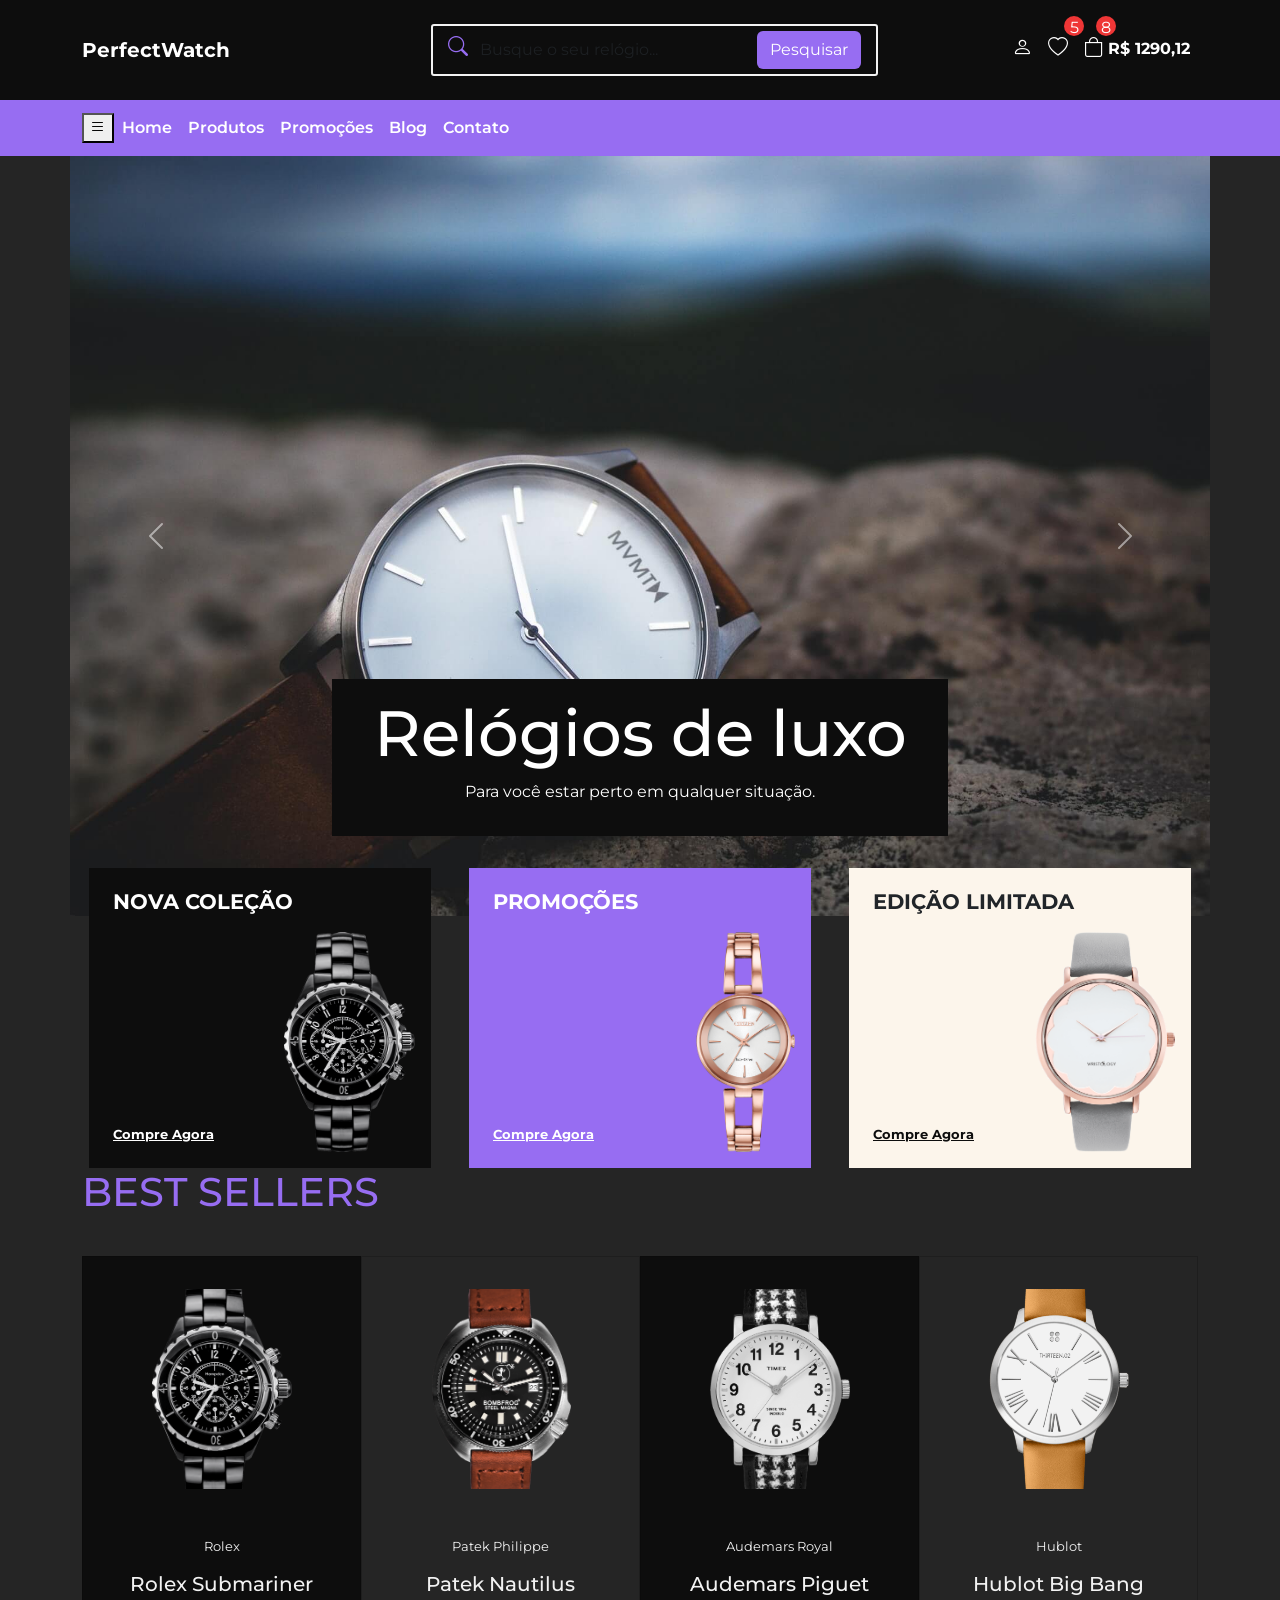
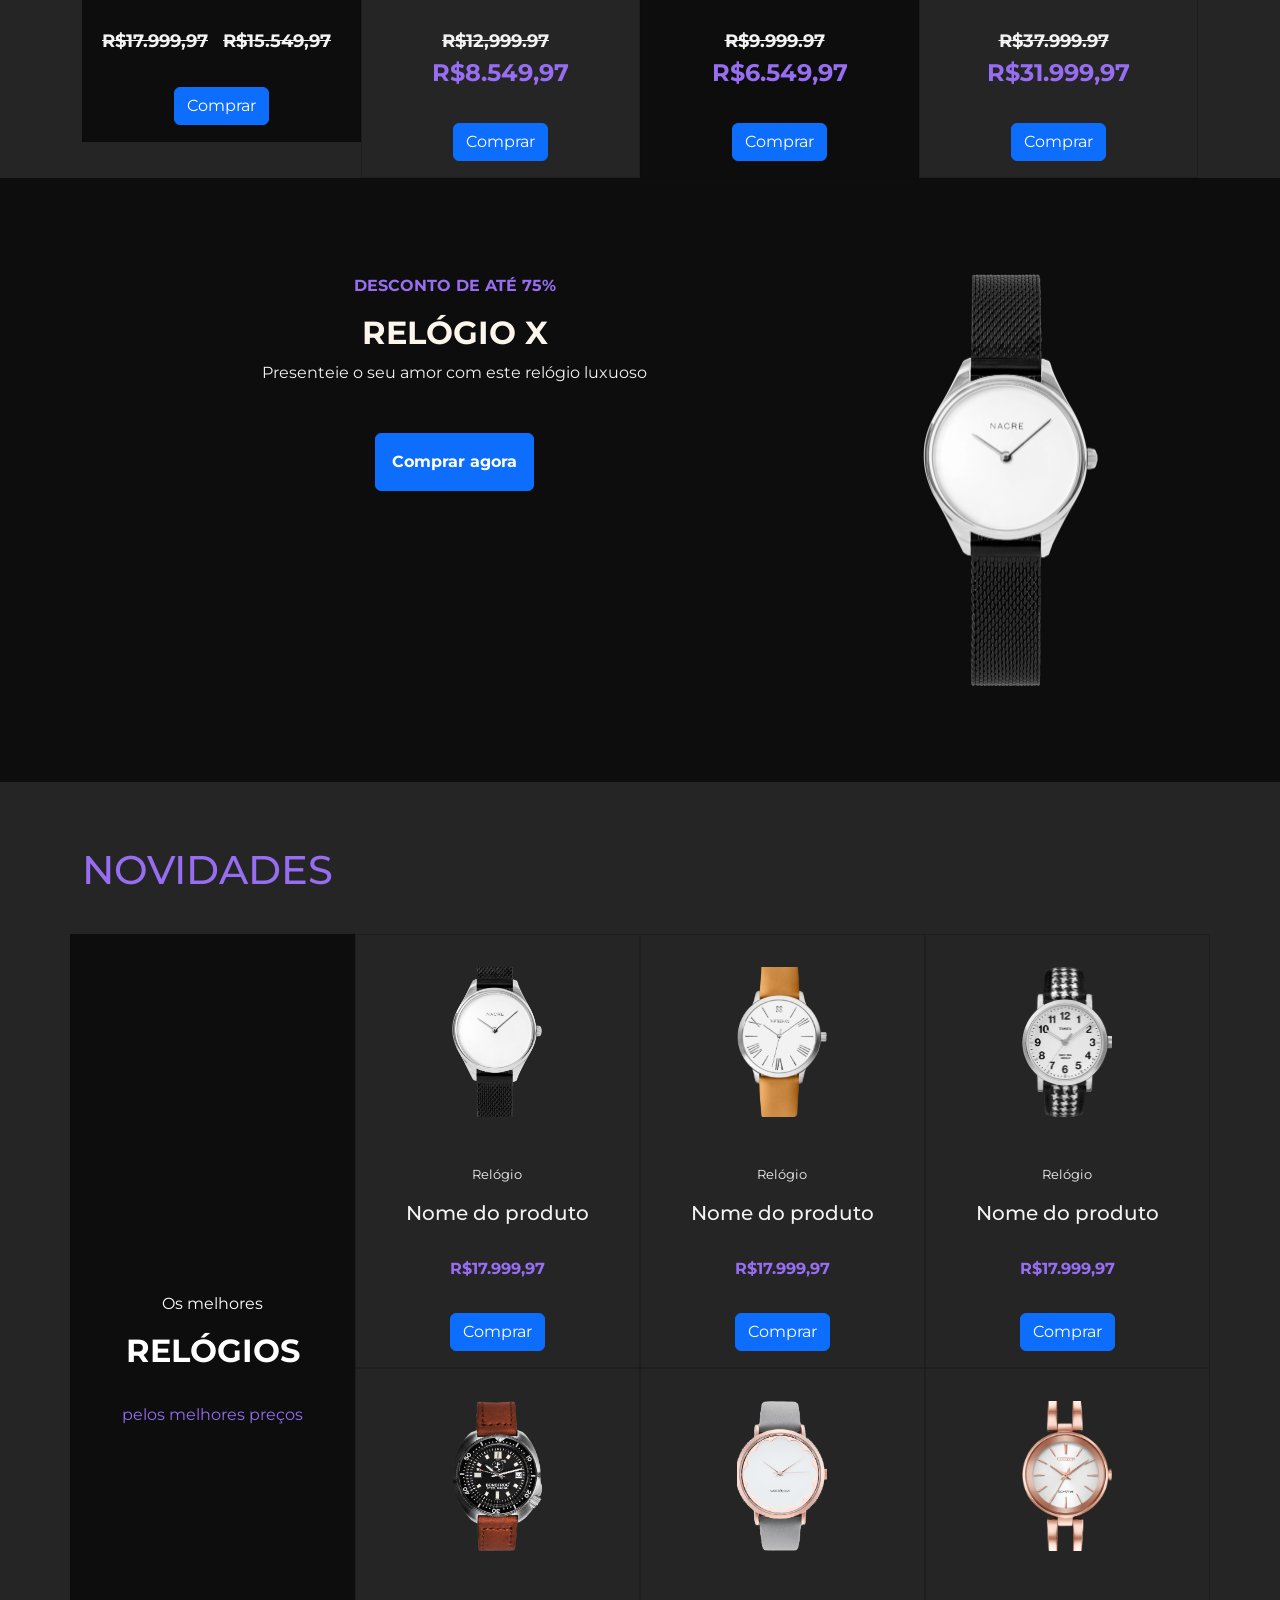
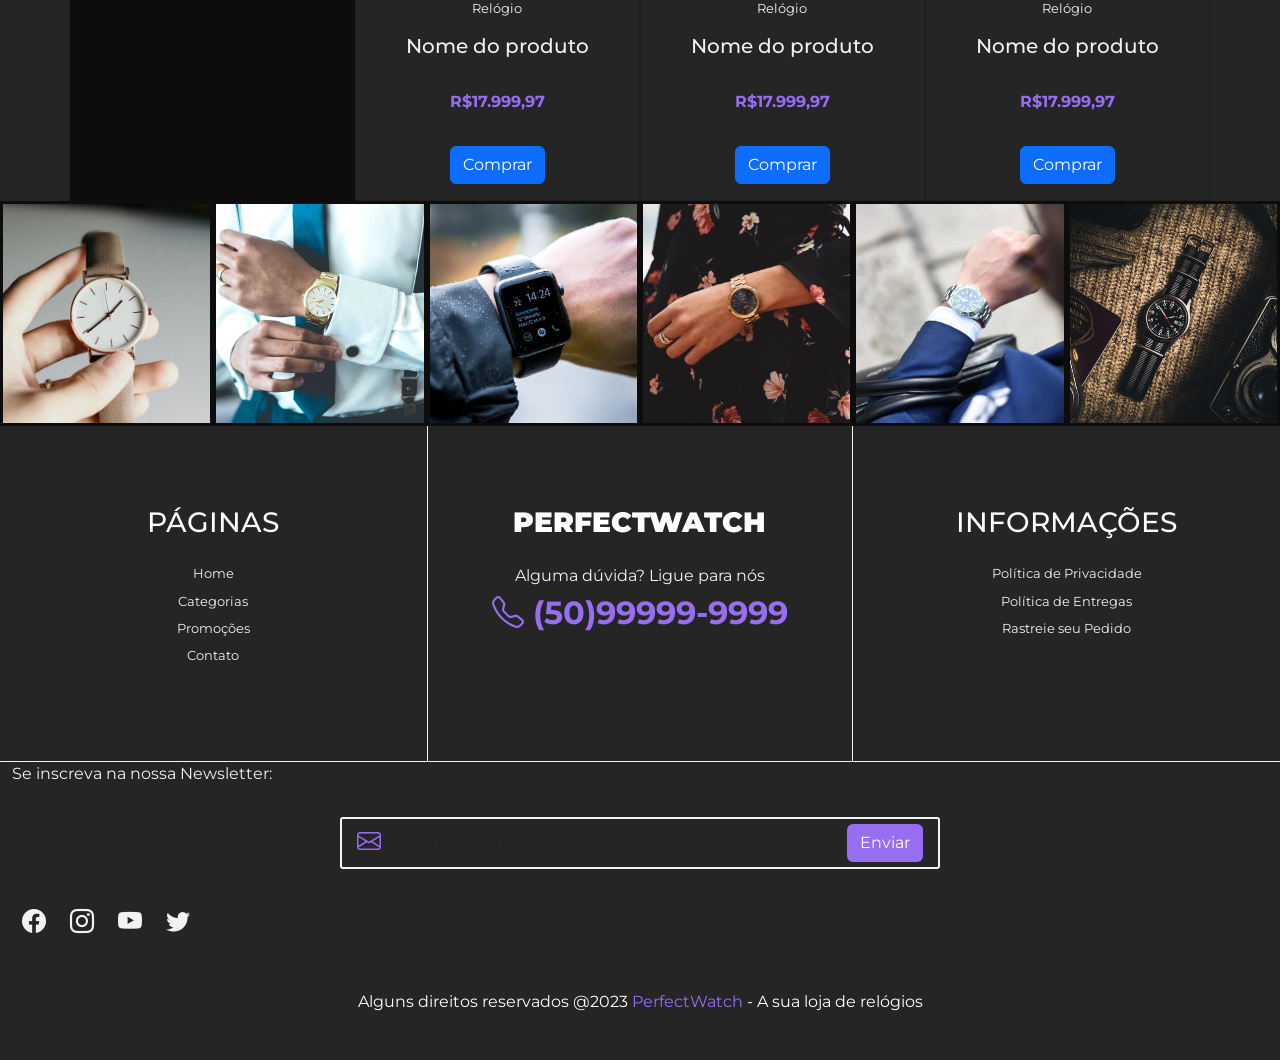
<file: ex12_projeto-perfectwatch_Alunos/PerfectWatch (Completo)/index.html>
<!DOCTYPE html>
<html lang="pt-br">
<head>
  <meta charset="UTF-8">
  <meta http-equiv="X-UA-Compatible" content="IE=edge">
  <meta name="viewport" content="width=device-width, initial-scale=1.0">
  <title>PerfectWatch</title>

  <!-- Favicon -->
  <link rel="shortcut icon" href="img/favicon.ico" type="image/x-icon">

  <!-- Google fonts -->
  <link rel="preconnect" href="https://fonts.googleapis.com">
  <link rel="preconnect" href="https://fonts.gstatic.com" crossorigin>
  <link href="https://fonts.googleapis.com/css2?family=Montserrat:ital,wght@0,100;0,200;0,300;0,400;0,500;0,600;0,700;0,800;0,900;1,100;1,200;1,300;1,400;1,500;1,600;1,700;1,800;1,900&display=swap" rel="stylesheet">

  <!-- Link (Bootstrap) -->
  <link href="https://cdn.jsdelivr.net/npm/bootstrap@5.3.1/dist/css/bootstrap.min.css" rel="stylesheet" integrity="sha384-4bw+/aepP/YC94hEpVNVgiZdgIC5+VKNBQNGCHeKRQN+PtmoHDEXuppvnDJzQIu9" crossorigin="anonymous">
 
  <!-- Link para (Bootstrap Icons) -->
  <link rel="stylesheet" href="https://cdn.jsdelivr.net/npm/bootstrap-icons@1.10.5/font/bootstrap-icons.css">

  <!-- Link CSS (Próprio) -->
  <link rel="stylesheet" href="css/styles.css">

  <!-- JavaScript Bundle with Popper -->
  <script src="https://cdn.jsdelivr.net/npm/bootstrap@5.3.1/dist/js/bootstrap.bundle.min.js" integrity="sha384-HwwvtgBNo3bZJJLYd8oVXjrBZt8cqVSpeBNS5n7C8IVInixGAoxmnlMuBnhbgrkm" crossorigin="anonymous" defer></script>
 
</head>
<body>
  <!-- NAVBAR -->
  <!-- Primeira Barra de Navegação -->
  <nav class="navbar navbar-expand-lg destaque py-4 px-2" id="navbar">
    <div class="container">
      <!-- Marca ou Logo -->
      <a class="navbar-brand" href="#">PerfectWatch</a>

      <!-- Itens da barra de navegação -->
      <div id="navbar-items">
        <div></div>

        <!-- Formulário de Busca -->
        <form class="d-flex" id="search-form">
          <i class="bi bi-search primary-color"></i>
          <input class="form-control me-2" type="search" placeholder="Busque o seu relógio..." aria-label="Search">
          <button class="btn secondary-bg-color" type="submit">Pesquisar</button>
        </form>

        <!-- Ícones da barra de navegação -->
        <ul class="navbar-nav mb-2 mb-lg-0">
          <li class="nav-item">
            <a class="nav-link" href="#">
              <i class="bi bi-person"></i>
            </a>
          </li>
          <li class="nav-item">
            <a class="nav-link" href="#">
              <i class="bi bi-heart"></i>
            </a>
            <span class="qty-info">5</span>
          </li>
          <li class="nav-item" id="bag-item">
            <a class="nav-link" href="#">
              <i class="bi bi-bag"></i>
              <b>R$ 1290,12</b>
            </a>
            <span class="qty-info">8</span>
          </li>
        </ul>
      </div>
    </div>
  </nav>

  <!-- Barra de Navegação Inferior -->
  <nav class="navbar navbar-expand-lg secondary-bg-color p-2" id="bottom-navbar-container">
    <div class="container">
      <!-- Botão para mostrar/esconder o menu -->
      <button class="mnavbar-toggler" type="button" data-bs-toggle="collapse" data-bs-target="#bottom-navbar" aria-controls="bottom-navbar" aria-expanded="false" aria-label="Toggle navigation">
        <i class="bi bi-list"></i>
      </button>

      <!-- Itens do menu de navegação inferior -->
      <ul class="navbar-nav mb-2 mb-lg-0 collapse navbar-collapse" id="bottom-navbar">
        <li class="bav-item sobre">
          <a class="nav-link" href="#">
            Home
          </a>
        </li>
        <li class="bav-item sobre">
          <a class="nav-link" href="#">
            Produtos
          </a>
        </li>
        <li class="bav-item sobre">
          <a class="nav-link" href="#">
            Promoções
          </a>
        </li>
        <li class="bav-item sobre">
          <a class="nav-link" href="#">
            Blog
          </a>
        </li>
        <li class="bav-item sobre">
          <a class="nav-link" href="#">
            Contato
          </a>
        </li>
      </ul>
    </div>
  </nav>



  <!-- BANNERS -->
  <div class="container" id="banners-container">
    <div id="slider" class="carousel slide" data-bs-ride="carousel">
      <div class="carousel-inner">
        <!-- Primeiro slide do carousel -->
        <div class="carousel-item active">
          <img src="img/banner1.jpg" class="d-block w-100 img-fluid" alt="...">
          <div class="carousel-caption destaque">
            <h5>Relógios de luxo</h5>
            <p>Para você estar perto em qualquer situação.</p>
          </div>
        </div>
        <!-- segundo slide do carousel -->
        <div class="carousel-item">
          <img src="img/banner3.jpg" class="d-block w-100 img-fluid" alt="...">
          <div class="carousel-caption destaque">
            <h5>Linha Importada</h5>
            <p>Conheça os melhores relógios suíços, com pronta entrega.</p>
          </div>
        </div>
      </div>
      <!-- Botões de controle para navegar entre slides -->
      <button class="carousel-control-prev" type="button" data-bs-target="#slider" data-bs-slide="prev">
        <span class="carousel-control-prev-icon" aria-hidden="true"></span>
        <span class="visually-hidden">Previous</span>
      </button>
      <button class="carousel-control-next" type="button" data-bs-target="#slider" data-bs-slide="next">
        <span class="carousel-control-next-icon" aria-hidden="true"></span>
        <span class="visually-hidden">Next</span>
      </button>
    </div>

    <!-- MINI BANNERS -->
    <div class="container" id="mini-banners">
      <!-- Linha de mini banners -->
       <div class="row justify-content-around">
        <!-- Mini banner 1 -->
        <div class="col-12 dark-bg-color" id="mini-banner-1">
          <h2>Nova Coleção</h2>
          <img src="img/relogio1.png" alt="Relógio 1">
          <a href="#">Compre Agora</a>
        </div>
        <!-- Mini banner 2 -->
        <div class="col-12 secondary-bg-color" id="mini-banner-2">
          <h2>Promoções</h2>
          <img src="img/relogio2.png" alt="Relógio 2">
          <a href="#">Compre Agora</a>
        </div>
        <!-- Mini banner 3 -->
        <div class="col-12 light-bg-color" id="mini-banner-3">
          <h2 class="text-dark">Edição limitada</h2>
          <a href="#">Compre Agora</a>
          <img src="img/relogio3.png" alt="Relógio 3">
        </div>
      </div>
    </div>
  </div>


  <!-- BEST SELLERS -->

  <div class="container" id="best-sellers">
    <!-- Titulo da seção -->
     <h2 class="title primary-color">Best Sellers</h2>

    <!-- Linha com os produtos best sellers -->
    <div class="row">
      <!-- Primeiro produto -->
      <div class="col-12 col-md-3">
        <div class="card destaque">
          <img src="img/relogio1.png" class="card-img-top img-fluid" alt="Relógio">
          <div class="card-body">
            <!-- Categoria do produto -->
            <p class="card-category secondary-color">Rolex</p>
            <!-- Título do produto -->
            <h5 class="card-title secondary-color">Rolex Submariner</h5>
            <p class="card-text primary-color">
              <!-- Preço original e preço com desconto do produto -->
              <span class="original-price">R$17.999,97</span>
              <span class="original-price">R$15.549,97</span>
            </p>
            <!-- Botão de compra do produto -->
            <a href="#" class="btn btn-primary">Comprar</a>
          </div>
        </div>
      </div>
      <!-- Segundo produto -->
      <div class="col-12 col-md-3">
        <div class="card primary-bg-color">
          <img src="img/relogio4.png" class="card-img-top img-fluid" alt="Relógio">
          <div class="card-body">
            <!-- Categoria do produto -->
            <p class="card-category secondary-color">Patek Philippe</p>
            <!-- Título do produto -->
            <h5 class="card-title secondary-color">Patek Nautilus</h5>
            <p class="card-text primary-color">
              <!-- Preço original e com desconto -->
              <span class="original-price">R$12,999.97</span>
              <span class="discount-price">R$8.549,97 </span>
            </p>
            <!-- Bootão de compra -->
            <a href="#" class="btn btn-primary">Comprar</a>
          </div>
        </div>
      </div>
      <!-- terceiro produto -->
      <div class="col-12 col-md-3">
        <div class="card destaque">
          <img src="img/relogio5.png" class="card-img-top img-fluid" alt="Relógio">
          <div class="card-body">
            <!-- Categoria do produto -->
            <p class="card-category secondary-color">Audemars Royal</p>
            <!-- Título do produto -->
            <h5 class="card-title secondary-color">Audemars Piguet</h5>
            <p class="card-text primary-color">
              <!-- Preço original e com desconto -->
              <span class="original-price">R$9.999.97</span>
              <span class="discount-price">R$6.549,97 </span>
            </p>
            <!-- Bootão de compra -->
            <a href="#" class="btn btn-primary">Comprar</a>
          </div>
        </div>
      </div>
      <!-- quarto produto -->
      <div class="col-12 col-md-3">
        <div class="card primary-bg-color">
          <img src="img/relogio6.png" class="card-img-top img-fluid" alt="Relógio">
          <div class="card-body">
            <!-- Categoria do produto -->
            <p class="card-category secondary-color">Hublot</p>
            <!-- Título do produto -->
            <h5 class="card-title secondary-color">Hublot Big Bang</h5>
            <p class="card-text primary-color">
              <!-- Preço original e com desconto -->
              <span class="original-price">R$37.999.97</span>
              <span class="discount-price">R$31.999,97 </span>
            </p>
            <!-- Bootão de compra -->
            <a href="#" class="btn btn-primary">Comprar</a>
          </div>
        </div>
      </div>
    </div>
  </div>


  <!-- BANNER DESTAQUE -->

  <div class="container-fluid" id="bottom-banner">
    <div class="row">
      <!-- Coluna para texto -->
      <div class="col-12 col-md-8">
      <!-- Subtítulo da oferta -->
      <p class="primary-color offer-subtitle">Desconto de até 75%</p>
      <!-- Título do banner -->
      <h2 class="light-color">Relógio X</h2>
      <!-- Descrição do banner -->
      <p class="secondary-color">Presenteie o seu amor com este relógio luxuoso</p>
      <!-- Botão de ação -->
      <a href="#" class="btn btn-primary">Comprar agora</a>
      </div>
      <!-- Coluna para imagem -->
      <div class="col-12 col-md-4">
        <img src="img/relogio7.png" alt="relogio 7">
      </div>
    </div>
  </div>

 
<!-- NOVIDADES (New Products) -->

<div class="container" id="new-products">
  <!-- Título da seção -->
   <h2 class="title primary-color">Novidades</h2>

   <!-- Linha com conteúdo da seção  -->
  <div class="row">
    <!-- Coluna para o banner de novidades (apenas em telas maiores) -->
    <div class="col-12 col-md-3 d-none d-md-flex" id="new-products-banner">
      <!-- Subtítulo do banner -->
      <p class="secondary color">Os melhores</p>
      <!-- Título do banner -->
       <h3>Relógios</h3>
       <!-- Descrição do banner -->
        <p class="primary-color">pelos melhores preços</p>
    </div>
    <!-- Coluna principal para os produtos -->
    <div class="col-12 col-md-9">
      <!-- Linha para os cards de produtos -->
      <div class="row">
        <!-- Primeiro produto -->
        <div class="col-12 col-md-4">
          <div class="card primary-bg-color">
          <!-- Imagem do produto -->
          <img src="img/relogio7.png" class="card-img-top img-fluid" alt="relogio">
          <div class="card-body">
            <!-- Categoria do produto -->
            <p class="card-category secondary-color">Relógio</p>
            <!-- Título do produto -->
            <h5 class="card-title secondary-color">Nome do produto</h5>
            <!-- Preço do produto -->
            <p class="card-text primary-color">R$17.999,97</p>
            <!-- Botão de compra -->
            <a href="#" class="btn btn-primary">Comprar</a>
          </div>
        </div>
      </div>
    <!-- Segundo produto -->
    <div class="col-12 col-md-4">
          <div class="card primary-bg-color">
            <img src="img/relogio6.png" class="card-img-top img-fluid" alt="relogio">
            <div class="card-body">
              <p class="card-category secondary-color">Relógio</p>
              <h5 class="card-title secondary-color">Nome do produto</h5>
              <p class="card-text primary-color">R$17.999,97</p>
              <a href="#" class="btn btn-primary">Comprar</a>
          </div>
        </div>
      </div>
    <!-- terceiro produto -->
    <div class="col-12 col-md-4">
          <div class="card primary-bg-color">
            <img src="img/relogio5.png" class="card-img-top img-fluid" alt="relogio">
            <div class="card-body">
              <p class="card-category secondary-color">Relógio</p>
              <h5 class="card-title secondary-color">Nome do produto</h5>
              <p class="card-text primary-color">R$17.999,97</p>
              <a href="#" class="btn btn-primary">Comprar</a>
          </div>
        </div>
      </div>
    <!-- quarto produto -->
    <div class="col-12 col-md-4">
          <div class="card primary-bg-color">
            <img src="img/relogio4.png" class="card-img-top img-fluid" alt="relogio">
            <div class="card-body">
              <p class="card-category secondary-color">Relógio</p>
              <h5 class="card-title secondary-color">Nome do produto</h5>
              <p class="card-text primary-color">R$17.999,97</p>
              <a href="#" class="btn btn-primary">Comprar</a>
          </div>
        </div>
      </div>
    <!-- quinto produto -->
    <div class="col-12 col-md-4">
          <div class="card primary-bg-color">
            <img src="img/relogio3.png" class="card-img-top img-fluid" alt="relogio">
            <div class="card-body">
              <p class="card-category secondary-color">Relógio</p>
              <h5 class="card-title secondary-color">Nome do produto</h5>
              <p class="card-text primary-color">R$17.999,97</p>
              <a href="#" class="btn btn-primary">Comprar</a>
          </div>
        </div>
      </div>
    <!-- sexto produto -->
    <div class="col-12 col-md-4">
          <div class="card primary-bg-color">
            <img src="img/relogio2.png" class="card-img-top img-fluid" alt="relogio">
            <div class="card-body">
              <p class="card-category secondary-color">Relógio</p>
              <h5 class="card-title secondary-color">Nome do produto</h5>
              <p class="card-text primary-color">R$17.999,97</p>
              <a href="#" class="btn btn-primary">Comprar</a>
          </div>
        </div>
      </div>
    </div>
  </div>
</div>
</div>


  <!-- GALLERY -->

  <div class="container-fluid" id="gallery">
    <div class="row">
      <!-- Colunas para as imagens da galeria -->
      <div class="col-6 col-md-2 image-container" id="insta1"></div>
      <div class="col-6 col-md-2 image-container" id="insta2"></div>
      <div class="col-6 col-md-2 image-container" id="insta3"></div>
      <div class="col-6 col-md-2 image-container" id="insta4"></div>
      <div class="col-6 col-md-2 image-container" id="insta5"></div>
      <div class="col-6 col-md-2 image-container" id="insta6"></div>
    </div>
  </div>

  <!-- FOOTER -->
  <footer id="footer">
    <div class="container-fluid" id="footer-links-container">
      <div class="row">
        <!-- Coluna para links de páginas -->
        <div class="col-12 col-md-4 footer-column">
          <h3>Páginas</h3>
          <!-- Lista de links de páginas -->
           <ul class="list-unstyled">
            <li class="mb-2"><a href="#" class="secondary-color">Home</a></li>
            <li class="mb-2"><a href="#" class="secondary-color">Categorias</a></li>
            <li class="mb-2"><a href="#" class="secondary-color">Promoções</a></li>
            <li class="mb-2"><a href="#" class="secondary-color">Contato</a></li>
           </ul>
        </div>
        <div class="col-12 col-md-4 footer-column" id="footer-center">
          <h3>PerfectWatch</h3>
          <p class="secondary-color">Alguma dúvida? Ligue para nós</p>
          <p class="store-phone"><i class="bi bi-telephone"></i> (50)99999-9999</p>
        </div>
        <div class="col-12 col-md-4 footer-column">
          <h3>Informações</h3>
          <ul class="list-unstyled">
            <li class="mb-2"><a href="#" class="secondary-color">Política de Privacidade</a></li>
            <li class="mb-2"><a href="#" class="secondary-color">Política de Entregas</a></li>
            <li class="mb-2"><a href="#" class="secondary-color">Rastreie seu Pedido</a></li>
          </ul>
        </div>
      </div>
    </div>
    <!-- Seção para a newsletter -->
    <div class="container-fluid" id="newsletter-container">
      <div class="col-12">
      <div class="row">
        <p class="secondary-color">Se inscreva na nossa Newsletter:</p>
        <!-- Formulário para inscrição na newsletter -->
        <form class="d-flex" id="news-form">
          <i class="bi bi-envelope primary-color"></i>
          <input class="form-control me-2" placeholder="Insira seu e-mail">
          <button class="btn secondary-bg-color" type="submit">Enviar</button>
        </form>
      </div>
    </div>
    <!-- Ícones de redes sociais -->
    <div class="col-12" id="social-container">
      <i class="bi bi-facebook"></i>
      <i class="bi bi-instagram"></i>
      <i class="bi bi-youtube"></i>
      <i class="bi bi-twitter"></i>
    </div>
  </div>
  <!-- Texto de direitos autorais -->
  <div class="container" id="copy-container">
    <p>Alguns direitos reservados @2023 <span class="primary-color">PerfectWatch</span> - A sua loja de relógios</p>
  </div>
</footer>
</body>
</html>
</file>
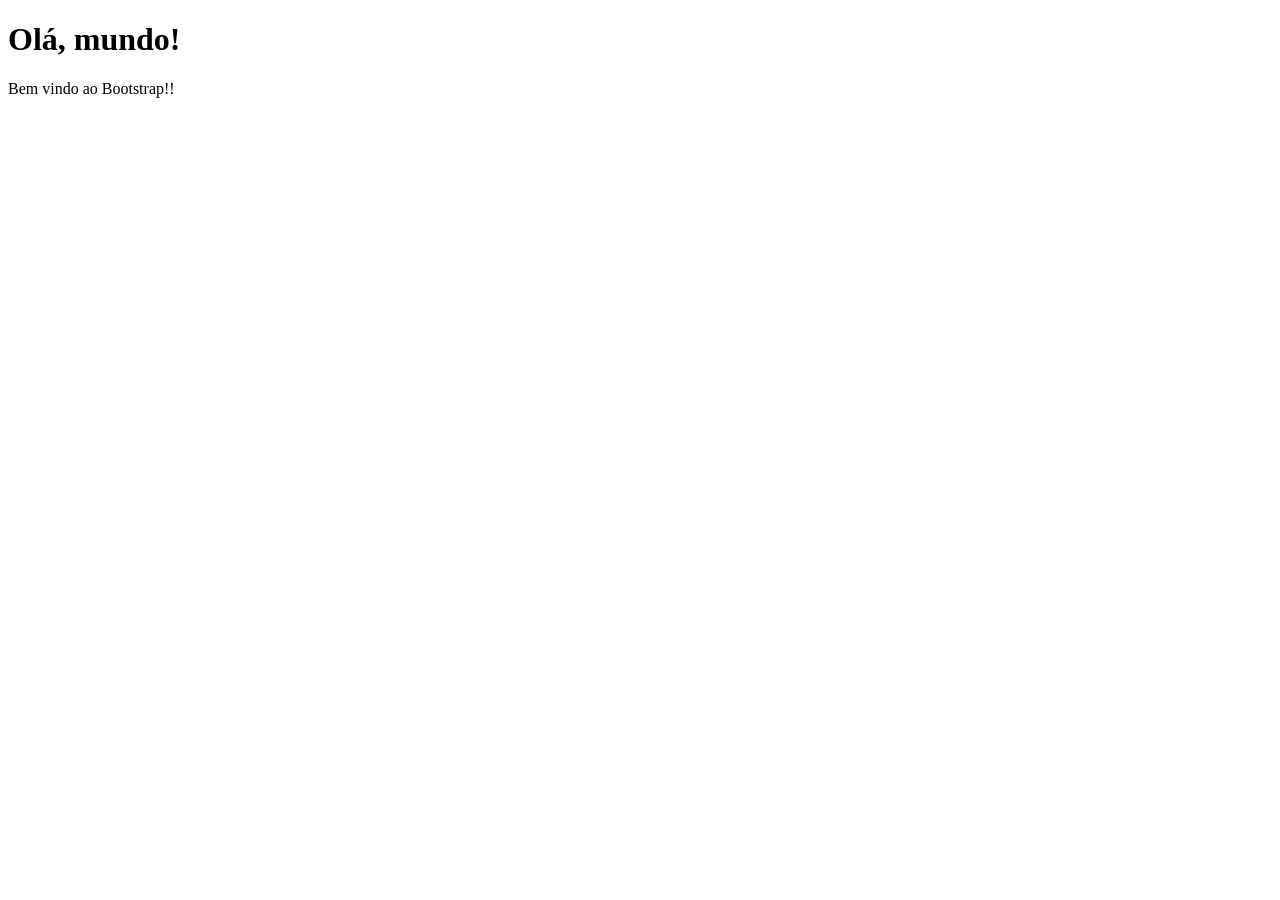
<file: ex1_instalacao-cdn/ex1.html>
<!DOCTYPE html>
<html lang="pt-br">
<head>
    <meta charset="UTF-8">
    <meta name="viewport" content="width=device-width, initial-scale=1.0">
    <title>Introdução ao Bootstrap</title>

    <!-- 1ª Digitação (Aqui) -->

</head>
<body>

    <h1>Olá, mundo!</h1>
   <p>Bem vindo ao Bootstrap!!</p>

</body>
</html>
</file>
<file: ex12_projeto-perfectwatch_Alunos/PerfectWatch (Completo)/css/styles.css>
/* Define uma fonte padão para todos os elementos */
* {
    font-family: 'montserrat', sans-serif;
}

/* Estilos gerais para o corpo da página */
body {
    background-color: #252525;  /* Cor de fondo do corpo*/
    color: #fff; /* Cor texto*/
}

/* Classes para diferentes cores de fundo */
.primary-bg-color {
    background-color: #252525;
}
.destaque {
    background-color: #0d0d0d;
}
.secondary-bg-color {
    background-color: #976df2;
}
.light-bg-color {
    background-color: #fcf5eb;
}
.dark-bg-color {
    background-color: #0d0d0d;
}

/* Classes para diferentes cores de texto */
.primary-color {
    color:#976df2;
}
.secondary-color {
    color:#f2f2f2;
}
.light-color {
    color:#fcf5eb
}

/* ------------------------------- */
/* Estilos para a barra de navegação (navbar) */

/* Ajusta a direção e alinhamento dos itens da barra de navegação */
#navbar .navbar-nav li {
    flex-direction: row;
    justify-content: flex-end;
}

/* Define margem á esquerda para os itens da barra de navegação */
#navbar li {
    position: 1em;
}

/* Define a cor do texto e links na barra de navegação */
#navbar a,
#navbar button {
    color: #fff;
}

/* Ajusta a possição dos itens da barra de navegação */
#navbar li {
    position: relative;
}

/* Define estilo para ícones ne barra de navegação */
#navbar i {
    font-size: 20px;
}

/* Define estilo de cor quando o mouse passa sobre os ícones */
#navbar i:hover {
    color: #976df2;
}

/* Define estilo para caixa com número (ex: quantidade de itens) */
#navbar span {
    position: absolute;
    top: -8px;
    right: -8px;
    width: 20px;
    height: 20px;
    border-radius: 50%;
    background-color: #Ef3636;
    text-align: center;
}

/* Posiciona a caixa com número no item de sacola de compras */
#bag-item span {
    left: 20px;
}

/* Estilo para a marca/logo na barra de navegação */
.navbar-brand{
    font-weight: 700;
    width: 100%;
    text-align: center;
}
  
/* Estilo de hover para links 'sobre' */
.sobre a:hover {
    color: #0d0d0d !important; /*Importante para sobrepor outros estilos*/
}

/* Ajusta estilo quando a largura da tela é maior que 765px */
@media(min-width: 768px) {
    .navbar-brand {
        text-align: left;
    }
}

/* Ajusta espaçamento entre itens da barra de navegação */
#navbar-items {
    justify-content: space-between;
}

/* Ajusta espaçamento quando a largura da tela é maior que 768px */
@media(min-width: 768px) {
    #navbar-items {
        display: flex;
        min-width: 80%;
    }
}

/* Estilos para fomulários de busca e newsletter */
#sarch-form,
#news-form {
    width: 100%;
    margin: 2em 0;
}

/* Ajusta largura e margem quando a largura da tela é maior que 768px*/
@media(min-width: 768px) {
    #search-form,
    #news-form{
        width: 50%;
        margin: 0;
    }
}

/* Estilos para campos de input em formulários */
#search-form,
#news-form {
    border: 2px solid #f2f2f2;
    border-radius: 3px;
    padding: 5px 15px;
}

/* Estilo para compos de input quando focados */
#search-form input,
#news-form input {
    background-color: transparent;
    border: none;
    color: #fff;
}

/* Estilos para campos de input quando focados */
#search-form input:focus,
#news-form input:focus {
    box-shadow: none;
}

/* Estilos para placeholders em campos de input */
#search-form input::placeholder
#news-form input::placeholder {
    color: #fff;
}

/* ------------------------------------------ */
/* Estilos para a barra de navegação inferior (bottom-navbar) */

/* Ajusta para a barra de navegação inferior (bottom-navbar) */
#bottom-navbar-container .container {
    justify-content: flex-end;
}

/* Define cor do texto e links na barra de navegação inferior*/
#bottom-navbar-container a {
    color: #fff;
    font-weight: 600;
}

/* Define tamanho do ícone do botão para mostrar/esconder o menu */
.navbar-toggler {
    font-size: 1.5em;
}

/* __________________________________________________ */
/* Estilo para os banners */

/* Define espaçamento interno para o contêiner de banners */
#banners-container {
    padding: 0;
}

/* Posicionamento e espaçmaento para a legenda do carousel */
.carousel-caption {
    bottom: 5em;
    padding: 1em;
    left: 12%
}

/* Estilos para o título na legenda do carousel */
.carousel-caption h5 {
    font-size: 1.8em;
}

/* Media query para telas com largura mínima de 768px */
@media(min-width: 768px) {
    /* Ajusta altura dos itens do carousel e imagens */
    #slider .carousel-item,
    #slider img {
        height: 600 px;
    }

    /* Ajusta posicionamento e espaçamento da legenda do carousel */
    .carousel-caption {
        left: 23%;
        right: 23%;
    }

    /* Ajusta tamanho do título na legenda do carousel */
    .carousel-caption h5 {
        font-size: 4em;
    }
}

/* Estilos para os mini banners */
/* Ajusta margem superior para sobrepor os banners principais */
#mini-banners {
    margin-top: -3em;
    z-index: 10;
}

/* Estilo para as colunas dos mini banners */
#mini-banners .col-12 {
    z-index: 1;
    height: 300px;
    padding: 1.5em;
    position: relative;
    display: flex;
    flex-direction: column;
    justify-content: space-between;
}

/* Media query para telas com largura mínima de 768px */
@media(min-width: 768px) {
    /* Ajusta largura máxima das colunas dos mini banners */
    #mini-banners .col-12 {
        max-width: 30%
    }

    /* Ajusta tamanho do título nos mini banners */
    #mini-banners .col-12 h2 {
        font-size: 2.2em;
    }
}

/* Estilos para título nos mini banners */
#mini-banners .col-12 h2 {
    text-transform: uppercase;
    max-width: 50 px;
    font-size: 1.3em;
    font-weight: 700;
    line-height: 1em;
}

/* Estilos para as imagens nos mini banners */
#mini-banners .col-12 img {
    height: 220px;
    position: absolute;
    right: 1rem;
    bottom: 1rem;
}

/*Estilos para links nos mini banners */
#mini-banners .col-12 a {
    font-weight: bold;
    color: #fff;
    font-size: .8rem;
    transition: .5s;
}

/*Estilo de hover para links nos mini banners */
#mini-banners .col-12 a:hover {
    color: #0d0d0d
}

/* Estilos específicos para o primeiro mini banner */
#mini-banners #mini-banner-1 a:hover {
    color: #976DF2;
}

/* Estilos específicos para o terceiro mini banner */
#mini-banners #mini-banner-3 a {
    color: #0D0D0D;
}

/* Estilos de hover específicos para o terceiro mini banner */
#mini-banners #mini-banner-3 a:hover {
    color: #976DF2;
}

/*___________________________________________________*/
/* BEST SELLERS */

/* Define altura e ajusta o redimensionamento das imagens nos cartões */
.card-img-top {
    height: 200px;
    object-fit: cover;
}
/* Define espaçamento interno para a seçãode best sellers */
#best-selllers {
    padding: 4em 0;
}

/* Remove margens horizontais para a linha de produtos */
#best-sellers .row {
    margin: 0;
}

/* Ajusta o espaçamento interno das colunas dos produtos */
#best-sellers .col-md-3 {
    padding: 0;
}

/* Estilos para o título da seção */
.title {
    text-transform: uppercase;
    font-size: 900;
    font-size: 2.5em;
    margin-bottom: 1em;
    text-align: center;
}

/* Media query para telas com largura mínima de 768px */
@media(min-width: 768px) {
    /* Ajusta o alinhamento do título para a esquerda */
    .title {
        text-align: left;
    }
}

/* Estilos para os preços */
.original-price {
    font-size: 18px;
    color: #F2F2F2;
    text-decoration: line-through;
    margin-right: 10px;
}
.discount-price {
    font-size: 24px;
    color: #976DF2; /* Cor destacada para  o preço mais baixo */
}

/* Estilos para os cartões de produtos */
.card {
    text-align: center;
    border-radius: 0;
}

/* ajusta o tamanho da imagem nos cartões */
.card img {
    width: 140px;
    margin: 2em auto;
}

/* Estilos para a categoria do produto nos cartões */
.card .card-category {
    font-size: .8rem;
}

/* Estilos para o texto nos cartões */
.card .card-text {
    margin:2em 0;
    font-weight: bold;
}

/* Estilos para os botões de compra */
.bnt {
    background-color: transparent;
    border-color: #976DF2;
}

/* Estilos de hover para os botões de compra */
.bnt:hover {
    background-color: #976DF2;
    border-color: #976DF2;
}

/* ____________________ */
/* BOTTOM BANNER */

/* Define cor de fundo, espaçamento interno e margens para o banner */
#bottom-banner {
    background-color: #0D0D0D;
    padding: 6em;
    margin-bottom: 4em;
    text-align: center;
}

/* Define estilo para subtítulo da oferta e título */
#bottom-banner .offer-subtitle,
#bottom-banner h2 {
    text-transform: uppercase;
    font-weight: bold;
}

/* Define estilo para o botão */
#bottom-banner .btn {
    margin: 2em;
    font-weight: bold;
    padding: 1em;
}

/* Define tamanho máximo para a imagem */
#bottom-banner img {
    max-width: 175px;
}

/*_____________________________________________________*/
/* (Novidades) NEW PRODUCTS */

/* Define margem inferior para a seção de Novidades */
#mew-products {
    margin-bottom: 5rem;
}

/* Estilos para o banner de Novidades */
#new-products-banner {
    display: flex;
    flex-direction: column;
    justify-content: center;
    align-items: center;
    background-color: #0D0D0D; 
}

/* Estilo para o titulo do banner de Novidades */
#new-products-banner h3 {
    text-transform: uppercase;
    font-weight: bold;
    margin-bottom: 2rem;
    font-size: 2rem;
}

/* Ajusta o espaçamento interno das colunas dos produtos */
#new-products .col-md-4 {
    padding: 0;
}

/* Define tamanho e margens para as imagens nos cartões de produtos */
#new-products .card img {
    height: 150px;
    width: 90px;
    margin: 2em auto;
}

/* GALLERY */

/* Estilos para os containers das imagens */
#gallery .image-container {
    background-size: cover;
    background-position: center;
    height: 225px;
    cursor: pointer;
    transition: .5s;
    border: 3px solid #0D0D0D;
}

/* Estilos ao passar o mouse sobre as imagens */
#gallery .image-container:hover {
    border-color: #976DF2;
}

/* Define a imagem de fundo para cada container */
#insta1 {
    background-image: url(../img/insta1.jpg);
}

#insta2 {
    background-image: url(../img/insta2.jpg);
}

#insta3 {
    background-image: url(../img/insta3.jpg);
}

#insta4 {
    background-image: url(../img/insta4.jpg);
}

#insta5 {
    background-image: url(../img/insta5.jpg);
}

#insta6 {
    background-image: url(../img/insta6.jpg);
}


/* FOOTER */

/* Estilos para a linha que separa os links do rodapé */
#footer-links-container {
    border-bottom: 1px solid #F2F2F2;
}

/* Estilos para as colunas no rodapé */
#footer .footer-column {
    padding: 2em;
    flex-direction: column;
    align-items: center;
    justify-content: center;
    text-align: center;
}

/* Estilos para as colunas do rodapé em telas maiores */
@media(min-width: 795px) {
    #footer .footer-column {
        padding: 5em 2em;
    }
}

/* Estilos para os títulos das colunas de links no rodapé */
#footer-links-container h3 {
    margin-bottom: 25px;
    text-transform: uppercase;
}

/* Estilos para os itens de lista nos links do rodapé */
#footer-links-container li {
    font-size: .8em;
    text-align: center;
}

/* Estilos para os links nos itens do rodapé */
#footer-links-container li a {
    text-decoration: none;
}

/* Estilos ao passar o mouse sobre os links nos itens de lista do rodapé */
#footer-links-container li a:hover {
    color: #976DF2;
}

/* Estilos para a coluna central do rodapé */
#footer-center {
    border-left: 1px solid #F2F2F2;
    border-right: 1px solid #F2F2F2;
}

/* Estilos para o título da coluna central no rodapé */
#footer-center h3 {
    font-weight: 900;
}

/* Estilos para o número de telefone na coluna central do rodapé */
#footer-center .store-phone {
    color: #976DF2;
    font-weight: bold;
    font-size: 2rem;
    margin-top: -15px;
}


/* NEWS */

/* Estilos para o container da seção de newsletter */
#nresletter-container {
    background-color: #0D0D0D;
    border-bottom: 1px solid #F2F2F2;
    text-align: center;
    padding: 20px;
}

/* Estilos para o formulário de inscrição na newsletter */
#news-form {
    max-width: 600px;
    margin: 15px auto;
}

/* Estilos para o ícone no formulário de inscrição */
#news-form i {
    font-size: 1.5em;
}

/* Estilos para o botão no formulário de inscrição */
#news-form .btn {
    color: #FFF;
}

/* Estilos para o container das redes sociais */
#social-container {
    margin: 20px auto;
}

/* Estilos para os ícones de redes sociais */
#social-container i {
    font-size: 1.5em;
    margin: 10px;
    cursor: pointer;
    color: #F2F2F2;
    transition: .3s;
}

/* Estilos ao passar o mouse sobre os ícones de redes sociais */
#social-container i:hover {
    color: #976DF2;
}


/* COPY */

/* Estilos para o container de direitos autorais */
#copy-container {
    text-align: center;
    padding: 30px;
}
</file>
